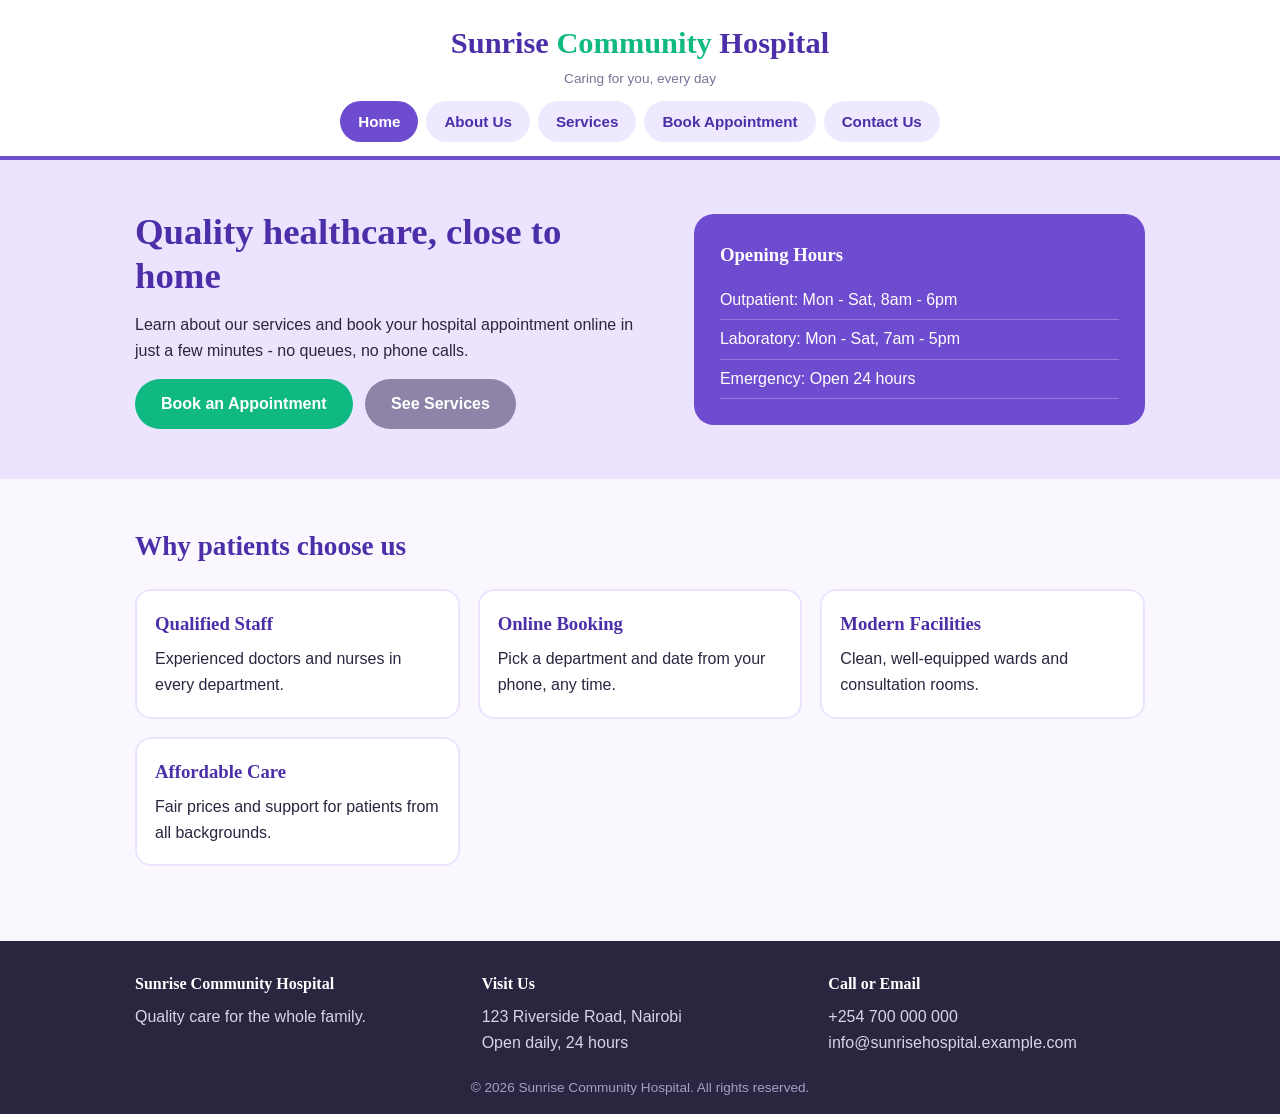
<file: index.html>
<!DOCTYPE html>
<html lang="en">
<head>
  <meta charset="UTF-8" />
  <meta name="viewport" content="width=device-width, initial-scale=1.0" />
  <title>Sunrise Community Hospital - Home</title>
  <link rel="stylesheet" href="css/style.css" />
</head>
<body>

  <!-- ===== Header: logo on top, pill menu below (same on every page) ===== -->
  <header>
    <div class="logo">Sunrise <span>Community</span> Hospital</div>
    <div class="tagline">Caring for you, every day</div>
    <button class="menu-toggle" id="menuToggle">&#9776; Menu</button>
    <nav>
      <ul id="navMenu">
          <li><a href="index.html" class="active">Home</a></li>
          <li><a href="about.html">About Us</a></li>
          <li><a href="services.html">Services</a></li>
          <li><a href="appointments.html">Book Appointment</a></li>
          <li><a href="contact.html">Contact Us</a></li>
      </ul>
    </nav>
  </header>

  <!-- ===== Hero ===== -->
  <section class="hero">
    <div class="container">
      <div class="hero-text">
        <h1>Quality healthcare, close to home</h1>
        <p>Learn about our services and book your hospital appointment online in just a few minutes - no queues, no phone calls.</p>
        <a href="appointments.html" class="btn">Book an Appointment</a>
        <a href="services.html" class="btn btn-secondary">See Services</a>
      </div>
      <div class="hero-card">
        <h3>Opening Hours</h3>
        <ul>
          <li>Outpatient: Mon - Sat, 8am - 6pm</li>
          <li>Laboratory: Mon - Sat, 7am - 5pm</li>
          <li>Emergency: Open 24 hours</li>
        </ul>
      </div>
    </div>
  </section>

  <section class="section">
    <div class="container">
      <h2>Why patients choose us</h2>
      <div class="feature-list">
        <div class="feature"><div><h3>Qualified Staff</h3><p>Experienced doctors and nurses in every department.</p></div></div>
        <div class="feature"><div><h3>Online Booking</h3><p>Pick a department and date from your phone, any time.</p></div></div>
        <div class="feature"><div><h3>Modern Facilities</h3><p>Clean, well-equipped wards and consultation rooms.</p></div></div>
        <div class="feature"><div><h3>Affordable Care</h3><p>Fair prices and support for patients from all backgrounds.</p></div></div>
      </div>
    </div>
  </section>

  <!-- ===== Footer ===== -->
  <footer>
    <div class="container">
      <div class="footer-cols">
        <div><h3>Sunrise Community Hospital</h3><p>Quality care for the whole family.</p></div>
        <div><h3>Visit Us</h3><p>123 Riverside Road, Nairobi<br>Open daily, 24 hours</p></div>
        <div><h3>Call or Email</h3><p>+254 700 000 000<br>info@sunrisehospital.example.com</p></div>
      </div>
      <p class="copyright">&copy; 2026 Sunrise Community Hospital. All rights reserved.</p>
    </div>
  </footer>

  <script src="js/main.js"></script>
</body>
</html>
</file>
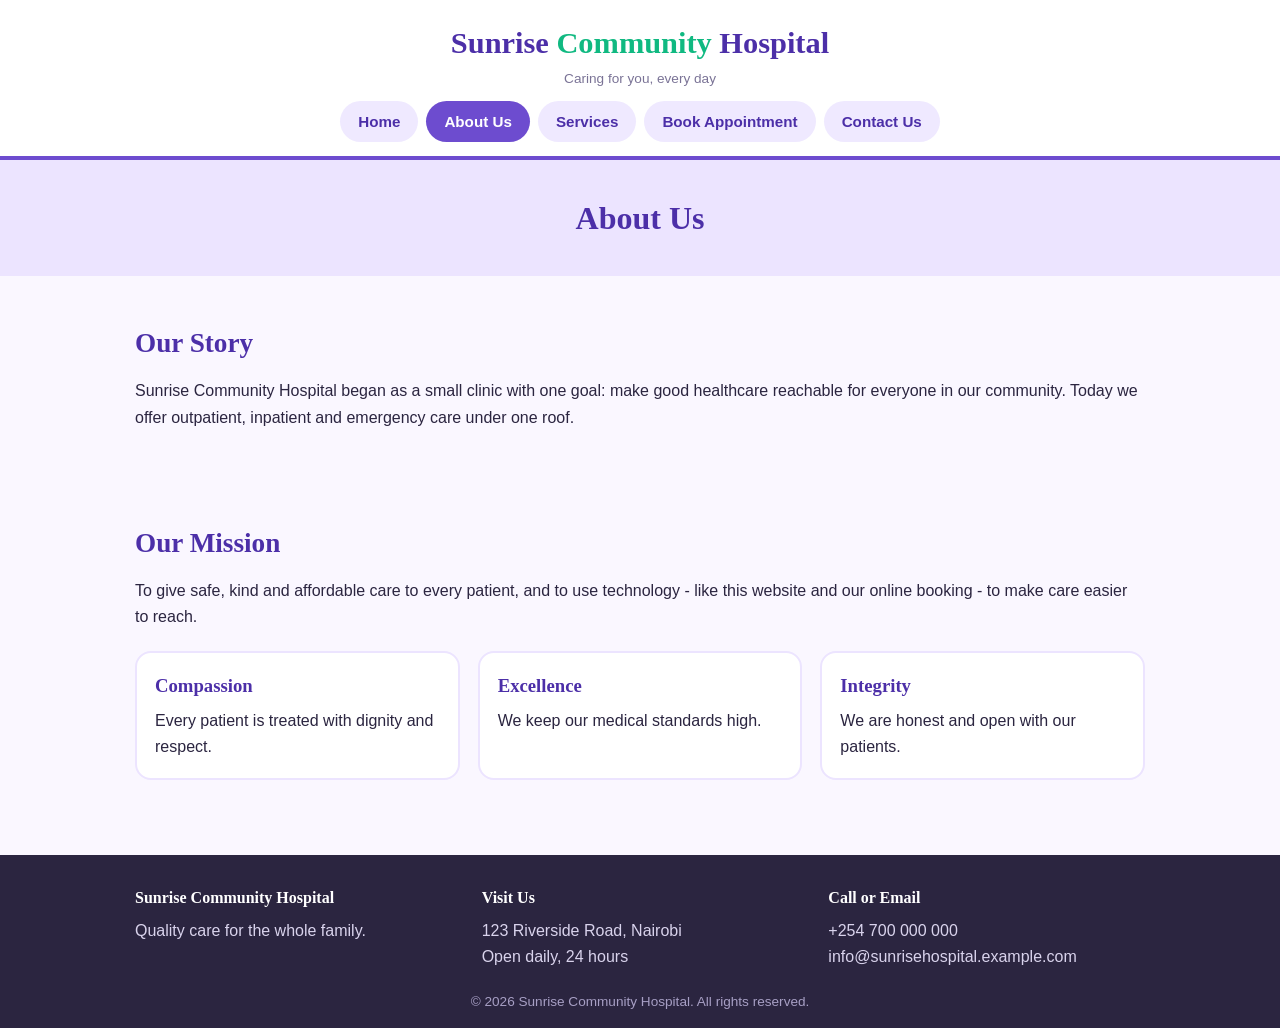
<file: about.html>
<!DOCTYPE html>
<html lang="en">
<head>
  <meta charset="UTF-8" />
  <meta name="viewport" content="width=device-width, initial-scale=1.0" />
  <title>Sunrise Community Hospital - About Us</title>
  <link rel="stylesheet" href="css/style.css" />
</head>
<body>

  <!-- ===== Header: logo on top, pill menu below (same on every page) ===== -->
  <header>
    <div class="logo">Sunrise <span>Community</span> Hospital</div>
    <div class="tagline">Caring for you, every day</div>
    <button class="menu-toggle" id="menuToggle">&#9776; Menu</button>
    <nav>
      <ul id="navMenu">
          <li><a href="index.html">Home</a></li>
          <li><a href="about.html" class="active">About Us</a></li>
          <li><a href="services.html">Services</a></li>
          <li><a href="appointments.html">Book Appointment</a></li>
          <li><a href="contact.html">Contact Us</a></li>
      </ul>
    </nav>
  </header>

  <div class="title-strip"><h1>About Us</h1></div>

  <section class="section">
    <div class="container">
      <h2>Our Story</h2>
      <p>Sunrise Community Hospital began as a small clinic with one goal: make good healthcare reachable for everyone in our community. Today we offer outpatient, inpatient and emergency care under one roof.</p>
    </div>
  </section>

  <section class="section">
    <div class="container">
      <h2>Our Mission</h2>
      <p>To give safe, kind and affordable care to every patient, and to use technology - like this website and our online booking - to make care easier to reach.</p>
      <div class="feature-list">
        <div class="feature"><div><h3>Compassion</h3><p>Every patient is treated with dignity and respect.</p></div></div>
        <div class="feature"><div><h3>Excellence</h3><p>We keep our medical standards high.</p></div></div>
        <div class="feature"><div><h3>Integrity</h3><p>We are honest and open with our patients.</p></div></div>
      </div>
    </div>
  </section>

  <!-- ===== Footer ===== -->
  <footer>
    <div class="container">
      <div class="footer-cols">
        <div><h3>Sunrise Community Hospital</h3><p>Quality care for the whole family.</p></div>
        <div><h3>Visit Us</h3><p>123 Riverside Road, Nairobi<br>Open daily, 24 hours</p></div>
        <div><h3>Call or Email</h3><p>+254 700 000 000<br>info@sunrisehospital.example.com</p></div>
      </div>
      <p class="copyright">&copy; 2026 Sunrise Community Hospital. All rights reserved.</p>
    </div>
  </footer>

  <script src="js/main.js"></script>
</body>
</html>
</file>
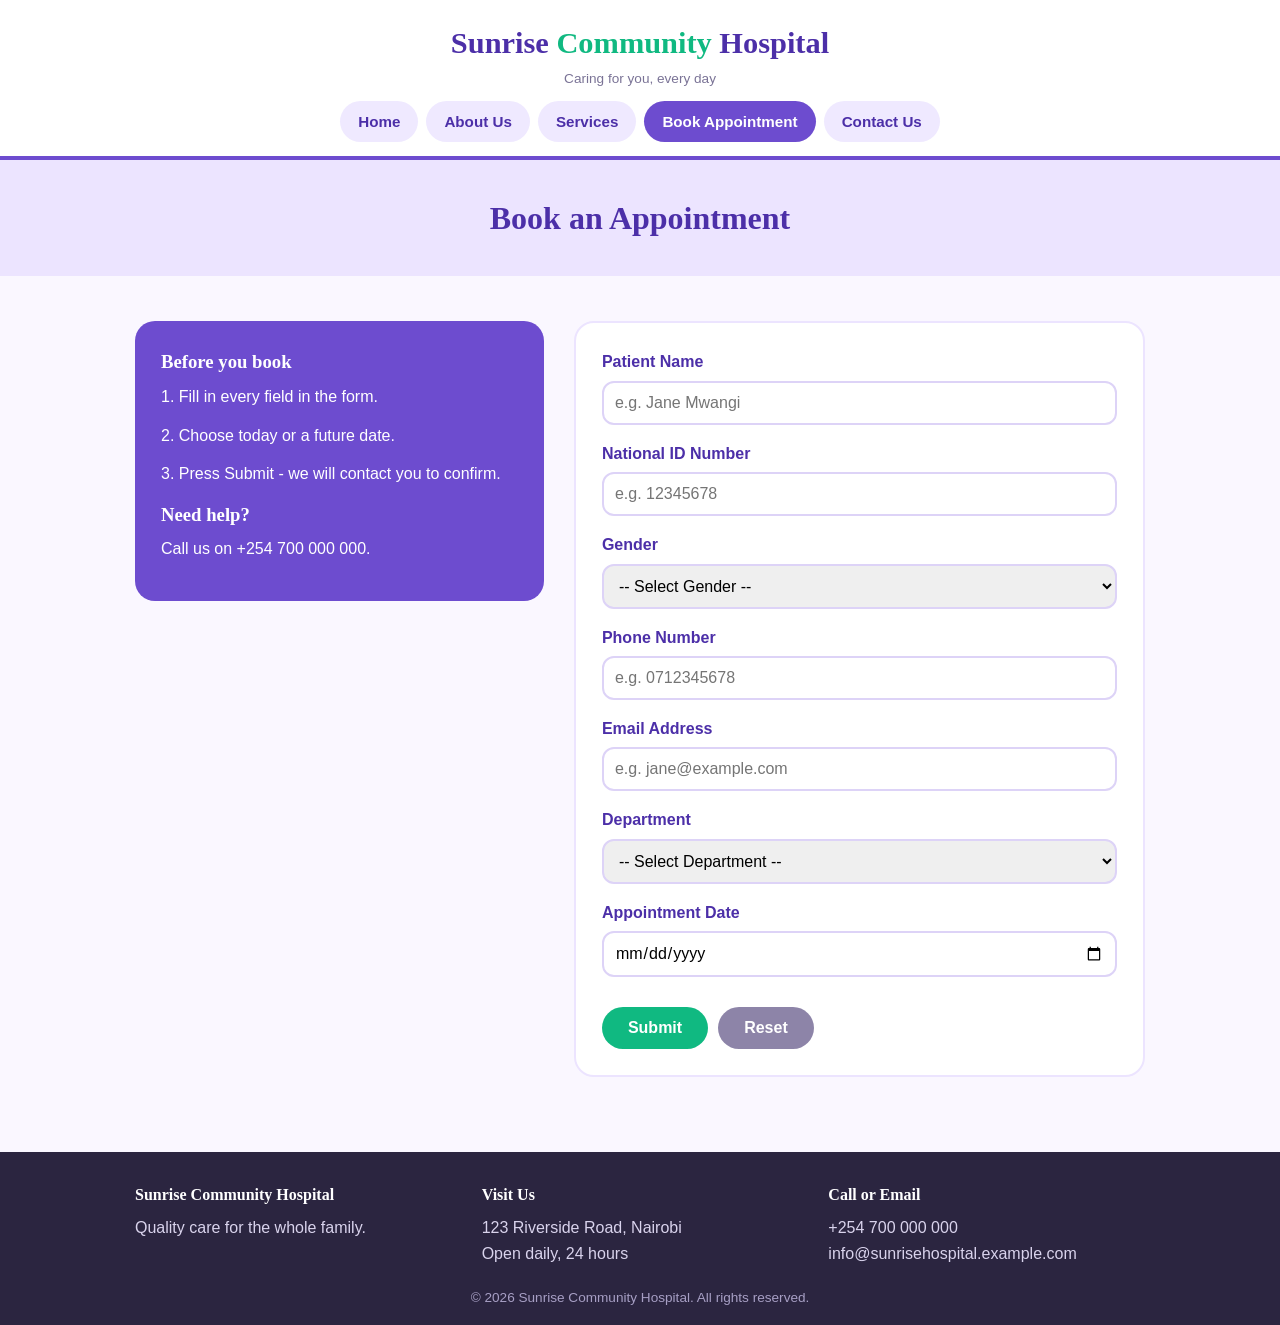
<file: appointments.html>
<!DOCTYPE html>
<html lang="en">
<head>
  <meta charset="UTF-8" />
  <meta name="viewport" content="width=device-width, initial-scale=1.0" />
  <title>Sunrise Community Hospital - Book Appointment</title>
  <link rel="stylesheet" href="css/style.css" />
</head>
<body>

  <!-- ===== Header: logo on top, pill menu below (same on every page) ===== -->
  <header>
    <div class="logo">Sunrise <span>Community</span> Hospital</div>
    <div class="tagline">Caring for you, every day</div>
    <button class="menu-toggle" id="menuToggle">&#9776; Menu</button>
    <nav>
      <ul id="navMenu">
          <li><a href="index.html">Home</a></li>
          <li><a href="about.html">About Us</a></li>
          <li><a href="services.html">Services</a></li>
          <li><a href="appointments.html" class="active">Book Appointment</a></li>
          <li><a href="contact.html">Contact Us</a></li>
      </ul>
    </nav>
  </header>

  <div class="title-strip"><h1>Book an Appointment</h1></div>

  <section class="section">
    <div class="container two-col">
      <div class="info-panel">
        <h3>Before you book</h3>
        <p>1. Fill in every field in the form.</p>
        <p>2. Choose today or a future date.</p>
        <p>3. Press Submit - we will contact you to confirm.</p>
        <h3>Need help?</h3>
        <p>Call us on +254 700 000 000.</p>
      </div>

      <div class="form-panel">
        <!-- Shown by main.js when PHP redirects back with ?success=1 -->
        <div class="success-box" id="successBox">Your appointment request was received successfully. Our team will contact you to confirm.</div>

        <!-- Form is checked by js/validate.js, then sent to PHP, which saves it in MySQL -->
        <form id="appointmentForm" action="php/process_appointment.php" method="POST" novalidate>
          <div class="form-group">
            <label for="patientName">Patient Name</label>
            <input type="text" id="patientName" name="patientName" placeholder="e.g. Jane Mwangi" />
            <span class="error-message" id="err-patientName">Please enter the patient's full name.</span>
          </div>
          <div class="form-group">
            <label for="nationalId">National ID Number</label>
            <input type="text" id="nationalId" name="nationalId" placeholder="e.g. 12345678" />
            <span class="error-message" id="err-nationalId">Please enter a valid National ID (6-10 digits).</span>
          </div>
          <div class="form-group">
            <label for="gender">Gender</label>
            <select id="gender" name="gender">
              <option value="">-- Select Gender --</option>
              <option value="Female">Female</option>
              <option value="Male">Male</option>
              <option value="Other">Other</option>
            </select>
            <span class="error-message" id="err-gender">Please select a gender.</span>
          </div>
          <div class="form-group">
            <label for="phoneNumber">Phone Number</label>
            <input type="text" id="phoneNumber" name="phoneNumber" placeholder="e.g. 0712345678" />
            <span class="error-message" id="err-phoneNumber">Please enter a valid 10-digit phone number.</span>
          </div>
          <div class="form-group">
            <label for="email">Email Address</label>
            <input type="text" id="email" name="email" placeholder="e.g. jane@example.com" />
            <span class="error-message" id="err-email">Please enter a valid email address.</span>
          </div>
          <div class="form-group">
            <label for="department">Department</label>
            <select id="department" name="department">
              <option value="">-- Select Department --</option>
              <option value="General Medicine">General Medicine</option>
              <option value="Pediatrics">Pediatrics</option>
              <option value="Maternity">Maternity</option>
              <option value="Dental">Dental</option>
              <option value="Laboratory">Laboratory</option>
              <option value="Emergency">Emergency</option>
            </select>
            <span class="error-message" id="err-department">Please select a department.</span>
          </div>
          <div class="form-group">
            <label for="appointmentDate">Appointment Date</label>
            <input type="date" id="appointmentDate" name="appointmentDate" />
            <span class="error-message" id="err-appointmentDate">Please choose a valid future date.</span>
          </div>
          <div class="form-actions">
            <button type="submit" class="btn">Submit</button>
            <button type="reset" class="btn btn-secondary" id="resetBtn">Reset</button>
          </div>
        </form>
      </div>
    </div>
  </section>

  <!-- ===== Footer ===== -->
  <footer>
    <div class="container">
      <div class="footer-cols">
        <div><h3>Sunrise Community Hospital</h3><p>Quality care for the whole family.</p></div>
        <div><h3>Visit Us</h3><p>123 Riverside Road, Nairobi<br>Open daily, 24 hours</p></div>
        <div><h3>Call or Email</h3><p>+254 700 000 000<br>info@sunrisehospital.example.com</p></div>
      </div>
      <p class="copyright">&copy; 2026 Sunrise Community Hospital. All rights reserved.</p>
    </div>
  </footer>

  <script src="js/main.js"></script>
  <script src="js/validate.js"></script>
</body>
</html>
</file>
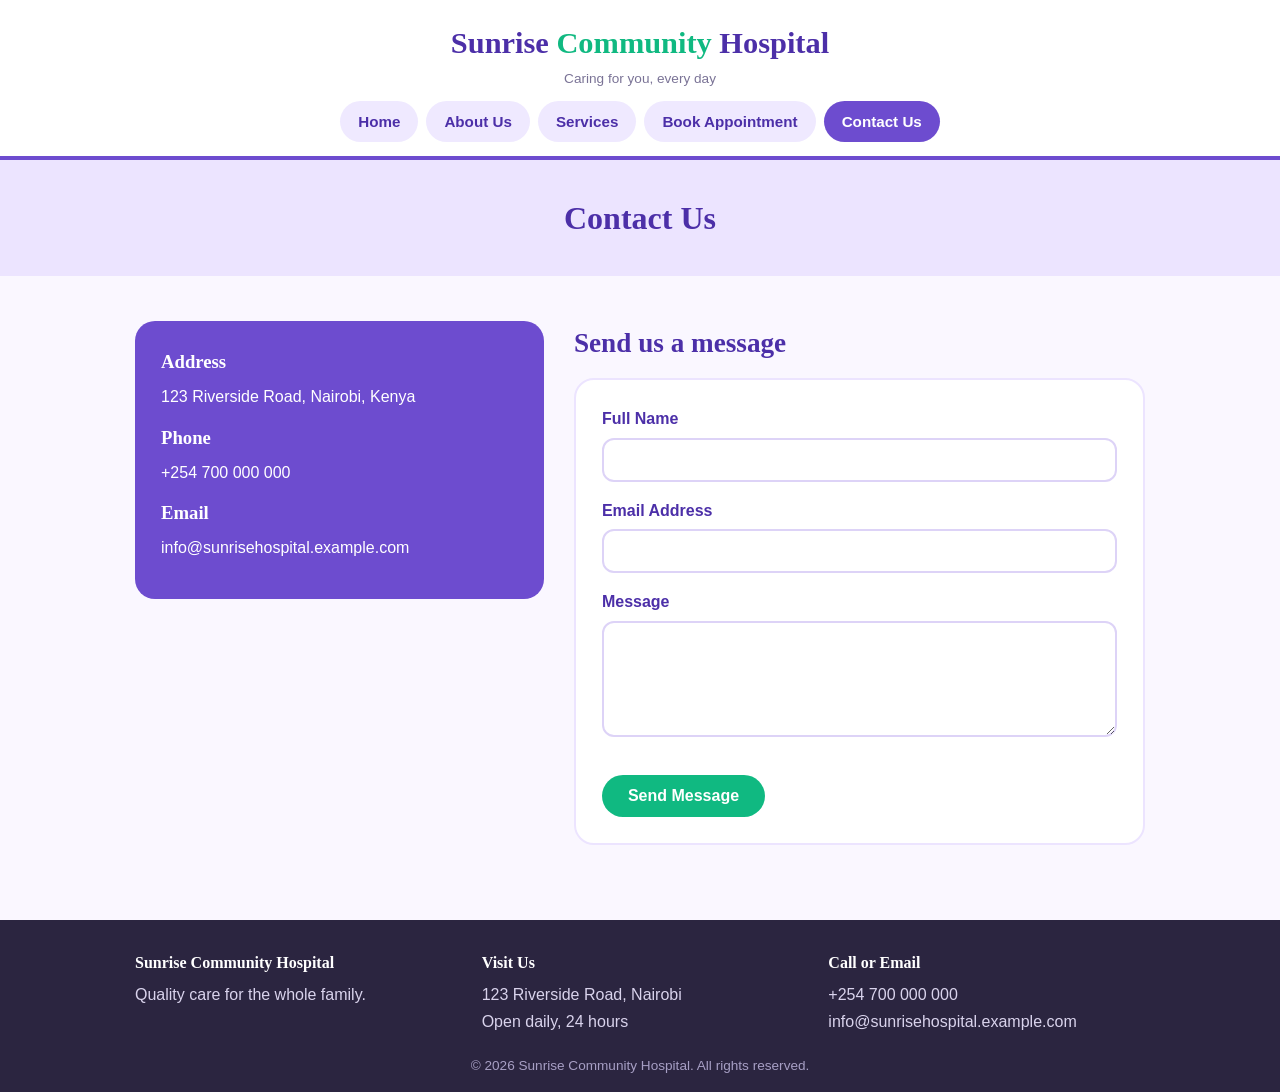
<file: contact.html>
<!DOCTYPE html>
<html lang="en">
<head>
  <meta charset="UTF-8" />
  <meta name="viewport" content="width=device-width, initial-scale=1.0" />
  <title>Sunrise Community Hospital - Contact Us</title>
  <link rel="stylesheet" href="css/style.css" />
</head>
<body>

  <!-- ===== Header: logo on top, pill menu below (same on every page) ===== -->
  <header>
    <div class="logo">Sunrise <span>Community</span> Hospital</div>
    <div class="tagline">Caring for you, every day</div>
    <button class="menu-toggle" id="menuToggle">&#9776; Menu</button>
    <nav>
      <ul id="navMenu">
          <li><a href="index.html">Home</a></li>
          <li><a href="about.html">About Us</a></li>
          <li><a href="services.html">Services</a></li>
          <li><a href="appointments.html">Book Appointment</a></li>
          <li><a href="contact.html" class="active">Contact Us</a></li>
      </ul>
    </nav>
  </header>

  <div class="title-strip"><h1>Contact Us</h1></div>

  <section class="section">
    <div class="container two-col">
      <div class="info-panel">
        <h3>Address</h3><p>123 Riverside Road, Nairobi, Kenya</p>
        <h3>Phone</h3><p>+254 700 000 000</p>
        <h3>Email</h3><p>info@sunrisehospital.example.com</p>
      </div>
      <div class="form-panel">
        <h2>Send us a message</h2>
        <form id="contactForm">
          <div class="form-group"><label for="name">Full Name</label><input type="text" id="name" name="name" required /></div>
          <div class="form-group"><label for="email">Email Address</label><input type="email" id="email" name="email" required /></div>
          <div class="form-group"><label for="message">Message</label><textarea id="message" name="message" rows="5" required></textarea></div>
          <button type="submit" class="btn">Send Message</button>
        </form>
      </div>
    </div>
  </section>

  <!-- ===== Footer ===== -->
  <footer>
    <div class="container">
      <div class="footer-cols">
        <div><h3>Sunrise Community Hospital</h3><p>Quality care for the whole family.</p></div>
        <div><h3>Visit Us</h3><p>123 Riverside Road, Nairobi<br>Open daily, 24 hours</p></div>
        <div><h3>Call or Email</h3><p>+254 700 000 000<br>info@sunrisehospital.example.com</p></div>
      </div>
      <p class="copyright">&copy; 2026 Sunrise Community Hospital. All rights reserved.</p>
    </div>
  </footer>

  <script src="js/main.js"></script>
</body>
</html>
</file>
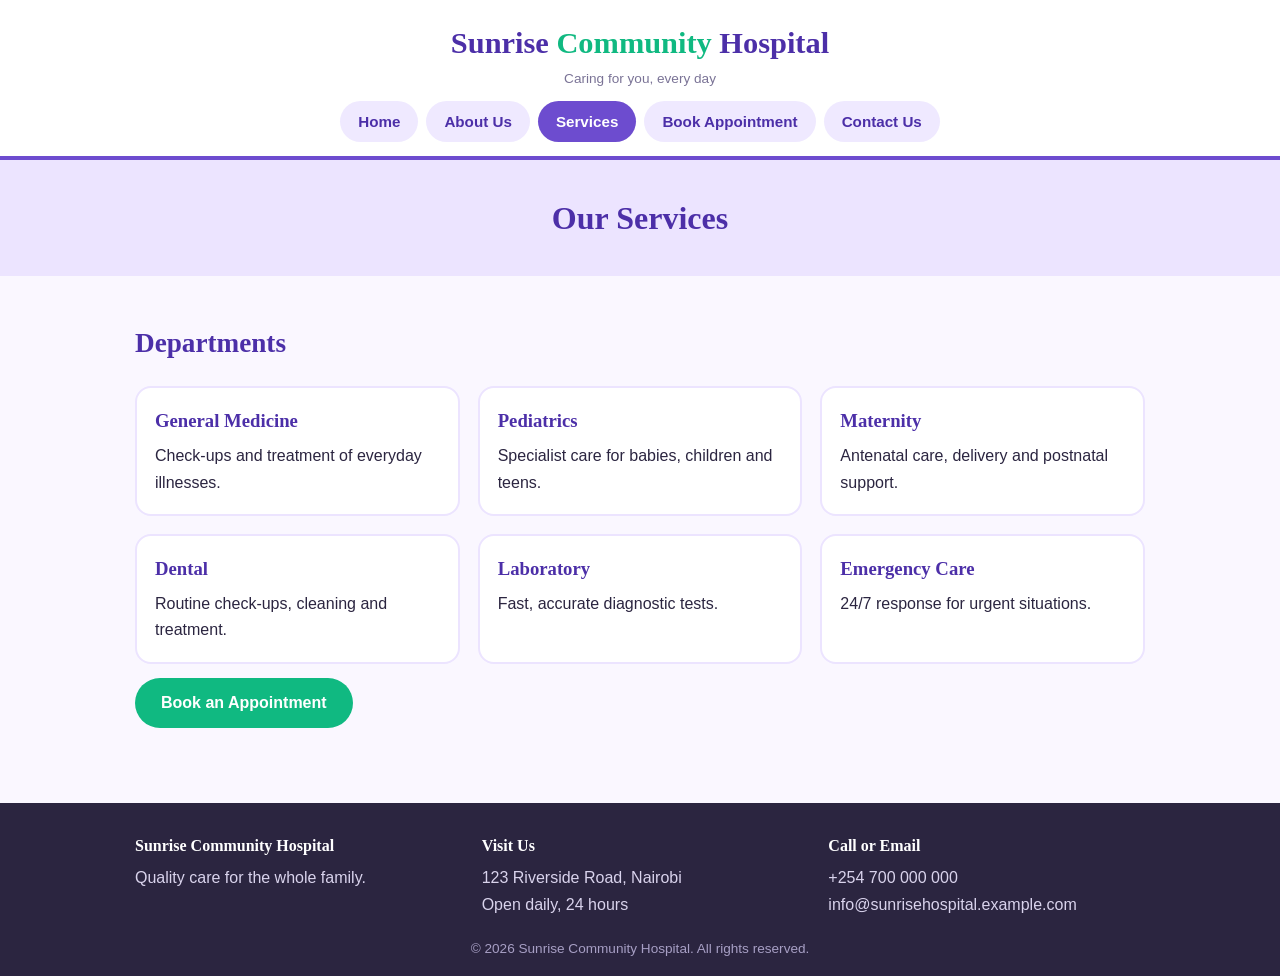
<file: services.html>
<!DOCTYPE html>
<html lang="en">
<head>
  <meta charset="UTF-8" />
  <meta name="viewport" content="width=device-width, initial-scale=1.0" />
  <title>Sunrise Community Hospital - Services</title>
  <link rel="stylesheet" href="css/style.css" />
</head>
<body>

  <!-- ===== Header: logo on top, pill menu below (same on every page) ===== -->
  <header>
    <div class="logo">Sunrise <span>Community</span> Hospital</div>
    <div class="tagline">Caring for you, every day</div>
    <button class="menu-toggle" id="menuToggle">&#9776; Menu</button>
    <nav>
      <ul id="navMenu">
          <li><a href="index.html">Home</a></li>
          <li><a href="about.html">About Us</a></li>
          <li><a href="services.html" class="active">Services</a></li>
          <li><a href="appointments.html">Book Appointment</a></li>
          <li><a href="contact.html">Contact Us</a></li>
      </ul>
    </nav>
  </header>

  <div class="title-strip"><h1>Our Services</h1></div>

  <section class="section">
    <div class="container">
      <h2>Departments</h2>
      <div class="feature-list">
        <div class="feature"><div><h3>General Medicine</h3><p>Check-ups and treatment of everyday illnesses.</p></div></div>
        <div class="feature"><div><h3>Pediatrics</h3><p>Specialist care for babies, children and teens.</p></div></div>
        <div class="feature"><div><h3>Maternity</h3><p>Antenatal care, delivery and postnatal support.</p></div></div>
        <div class="feature"><div><h3>Dental</h3><p>Routine check-ups, cleaning and treatment.</p></div></div>
        <div class="feature"><div><h3>Laboratory</h3><p>Fast, accurate diagnostic tests.</p></div></div>
        <div class="feature"><div><h3>Emergency Care</h3><p>24/7 response for urgent situations.</p></div></div>
      </div>
      <a href="appointments.html" class="btn">Book an Appointment</a>
    </div>
  </section>

  <!-- ===== Footer ===== -->
  <footer>
    <div class="container">
      <div class="footer-cols">
        <div><h3>Sunrise Community Hospital</h3><p>Quality care for the whole family.</p></div>
        <div><h3>Visit Us</h3><p>123 Riverside Road, Nairobi<br>Open daily, 24 hours</p></div>
        <div><h3>Call or Email</h3><p>+254 700 000 000<br>info@sunrisehospital.example.com</p></div>
      </div>
      <p class="copyright">&copy; 2026 Sunrise Community Hospital. All rights reserved.</p>
    </div>
  </footer>

  <script src="js/main.js"></script>
</body>
</html>
</file>
<file: css/style.css>
/* ============================================
   Sunrise Community Hospital - Stylesheet (v2)
   New look: purple + mint, centred header,
   pill navigation, two-column sections.
   ============================================ */

* { margin: 0; padding: 0; box-sizing: border-box; }

body {
  font-family: "Trebuchet MS", Verdana, sans-serif;
  background: #faf7ff;
  color: #2b2540;
  line-height: 1.65;
}
a { text-decoration: none; color: inherit; }

/* ---------- Header: logo on top, pill menu underneath ---------- */
header {
  background: #ffffff;
  text-align: center;
  padding: 18px 20px 14px;
  border-bottom: 4px solid #6d4ccf;
}
.logo { font-family: Georgia, serif; font-size: 1.9rem; color: #4c2fa8; font-weight: bold; }
.logo span { color: #10b981; }
.tagline { font-size: 0.85rem; color: #7a7396; margin-bottom: 10px; }

nav ul { list-style: none; display: flex; justify-content: center; flex-wrap: wrap; gap: 8px; }
nav ul li a {
  display: block; padding: 8px 18px;
  border-radius: 30px;           /* pill shape */
  background: #efe9ff; color: #4c2fa8;
  font-weight: bold; font-size: 0.95rem;
}
nav ul li a:hover { background: #d9ccff; }
nav ul li a.active { background: #6d4ccf; color: #fff; }

.menu-toggle {
  display: none; margin: 8px auto 0;
  background: #6d4ccf; color: #fff; border: none;
  border-radius: 30px; padding: 8px 20px; font-size: 1rem; cursor: pointer;
}

/* ---------- Layout helpers ---------- */
.container { max-width: 1050px; margin: 0 auto; padding: 0 20px; }
.section { padding: 45px 0; }
h1, h2, h3 { font-family: Georgia, serif; color: #4c2fa8; }
h2 { font-size: 1.7rem; margin-bottom: 12px; }
h3 { margin-bottom: 6px; }

/* ---------- Hero: text on the left, info card on the right ---------- */
.hero { background: #ece4ff; padding: 50px 0; }
.hero .container { display: flex; align-items: center; gap: 40px; }
.hero-text { flex: 1.3; }
.hero-text h1 { font-size: 2.3rem; line-height: 1.2; margin-bottom: 14px; }
.hero-card { flex: 1; background: #6d4ccf; color: #fff; padding: 26px; border-radius: 20px; }
.hero-card h3 { color: #fff; }
.hero-card ul { list-style: none; margin-top: 10px; }
.hero-card li { padding: 6px 0; border-bottom: 1px solid rgba(255,255,255,0.25); }

/* Title strip for inner pages */
.title-strip { background: #ece4ff; padding: 32px 0; text-align: center; }
.title-strip h1 { font-size: 2rem; }

/* ---------- Buttons ---------- */
.btn {
  display: inline-block; background: #10b981; color: #fff;
  padding: 12px 26px; border: none; border-radius: 30px;
  font-size: 1rem; font-weight: bold; cursor: pointer; margin-top: 14px;
}
.btn:hover { background: #0e9f6e; }
.btn-secondary { background: #8d84a8; margin-left: 8px; }
.btn-secondary:hover { background: #756c91; }

/* ---------- Feature list (rows with an emoji icon) ---------- */
.feature-list { display: grid; grid-template-columns: repeat(auto-fit, minmax(300px, 1fr)); gap: 18px; margin-top: 20px; }
.feature { display: flex; gap: 15px; background: #fff; padding: 18px; border-radius: 16px; border: 2px solid #ece4ff; }
.feature .icon { font-size: 2rem; }

/* ---------- Two columns (info + form) ---------- */
.two-col { display: flex; gap: 30px; align-items: flex-start; }
.info-panel { flex: 1; background: #6d4ccf; color: #fff; padding: 26px; border-radius: 20px; }
.info-panel h3 { color: #fff; }
.info-panel p { margin-bottom: 12px; }
.form-panel { flex: 1.6; width: 100%; }

/* ---------- Forms ---------- */
form { background: #fff; padding: 26px; border-radius: 20px; border: 2px solid #ece4ff; }
.form-group { margin-bottom: 16px; }
label { display: block; font-weight: bold; margin-bottom: 5px; color: #4c2fa8; }
input, select, textarea {
  width: 100%; padding: 11px; border: 2px solid #ddd3f7;
  border-radius: 12px; font-size: 1rem; font-family: inherit;
}
input:focus, select:focus, textarea:focus { outline: none; border-color: #6d4ccf; }
.error-message { color: #d13438; font-size: 0.85rem; margin-top: 4px; display: none; }
.success-box { background: #d1fae5; color: #065f46; padding: 14px; border-radius: 12px; margin-bottom: 18px; display: none; }
.form-actions { display: flex; gap: 10px; }
.form-actions .btn-secondary { margin-left: 0; }

/* ---------- Admin table ---------- */
.table-wrap { overflow-x: auto; }
table { width: 100%; border-collapse: collapse; background: #fff; }
th, td { padding: 11px; text-align: left; border-bottom: 1px solid #ece4ff; font-size: 0.9rem; }
th { background: #6d4ccf; color: #fff; }
tr:nth-child(even) td { background: #faf7ff; }
form.search-bar { display: flex; gap: 10px; margin-bottom: 20px; max-width: 450px; padding: 0; border: none; background: none; }
.search-bar .btn { margin-top: 0; }
.delete-link { color: #d13438; font-weight: bold; }

/* ---------- Footer: three columns ---------- */
footer { background: #2b2540; color: #d9d3ec; padding: 30px 0 15px; margin-top: 30px; }
.footer-cols { display: flex; gap: 30px; flex-wrap: wrap; }
.footer-cols div { flex: 1; min-width: 200px; }
footer h3 { color: #fff; font-size: 1rem; }
.copyright { text-align: center; font-size: 0.85rem; margin-top: 20px; color: #a79fc4; }

/* ---------- Responsive (media queries) ---------- */
@media (max-width: 800px) {
  .hero .container, .two-col { flex-direction: column; }
  .hero-text h1 { font-size: 1.8rem; }
}
@media (max-width: 600px) {
  .menu-toggle { display: block; }
  nav ul { display: none; flex-direction: column; margin-top: 10px; }
  nav ul.open { display: flex; }
  .btn-secondary { margin-left: 0; }
}
</file>
